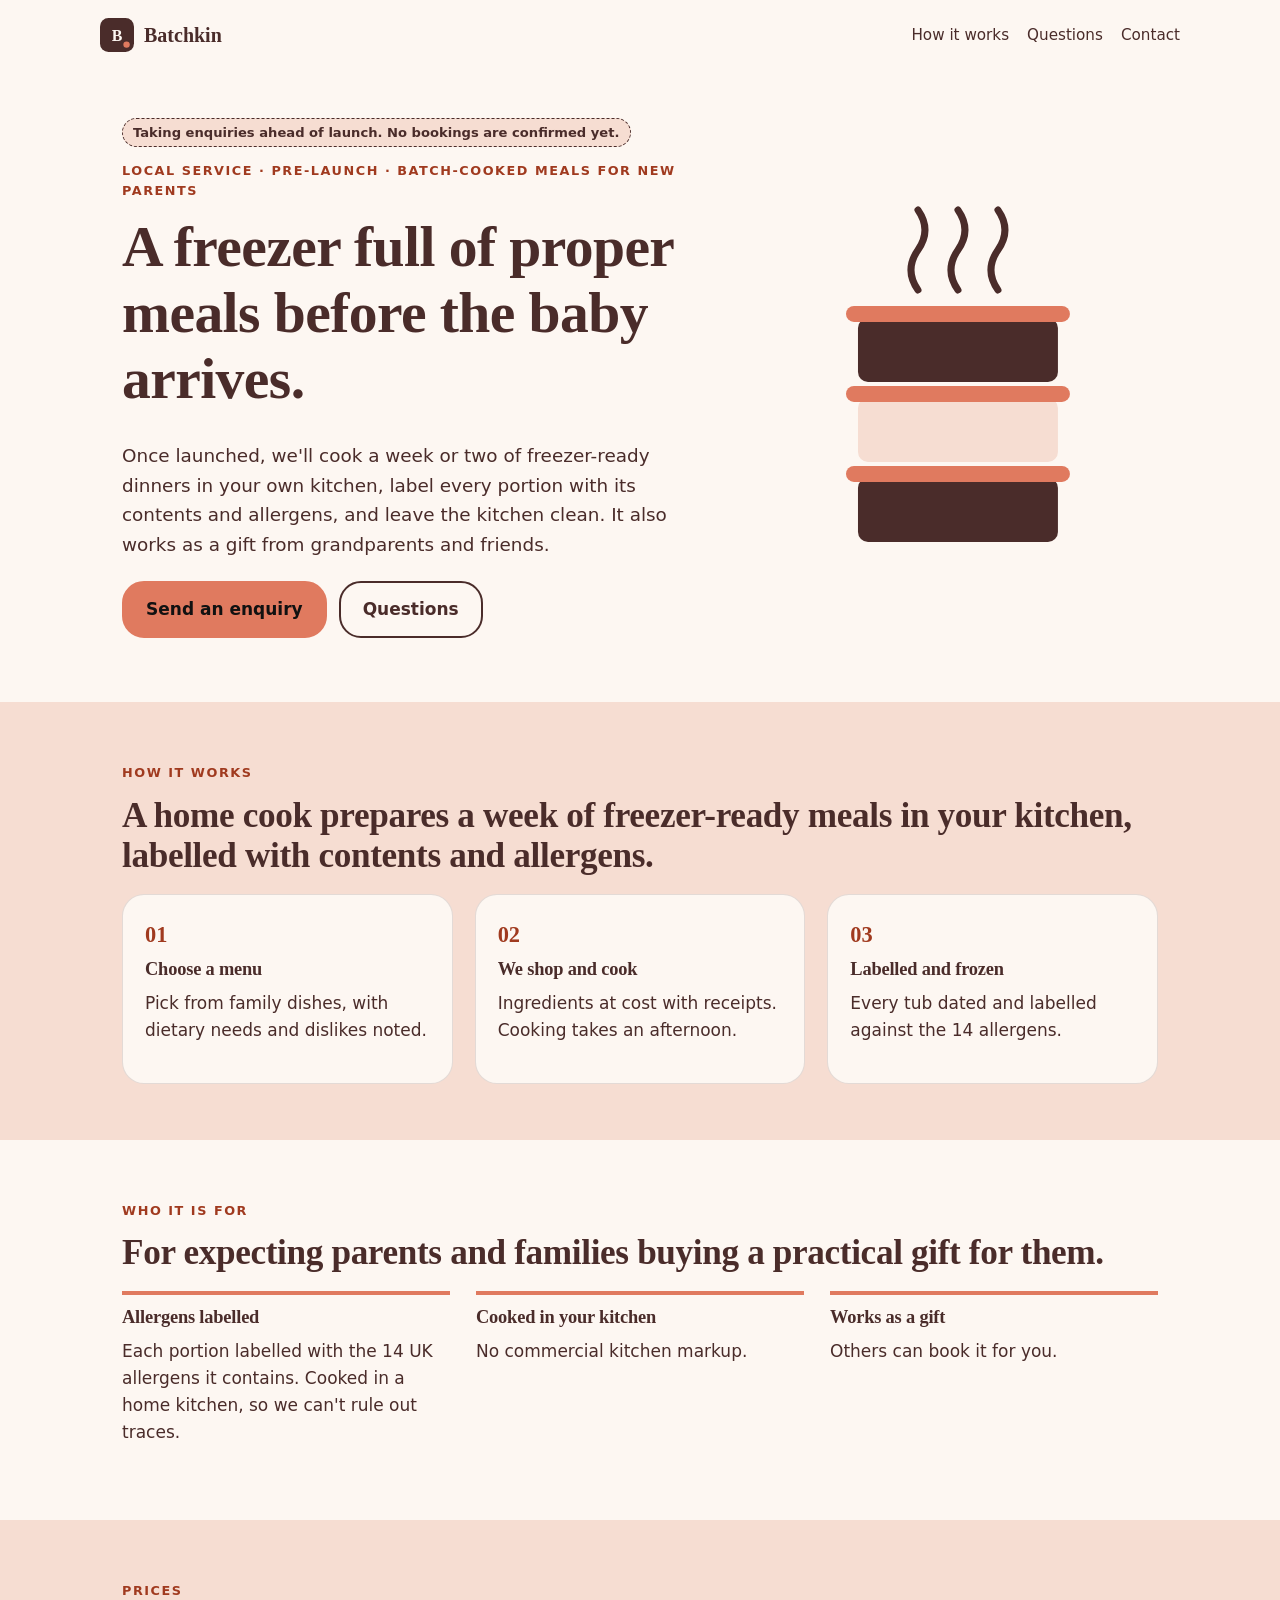
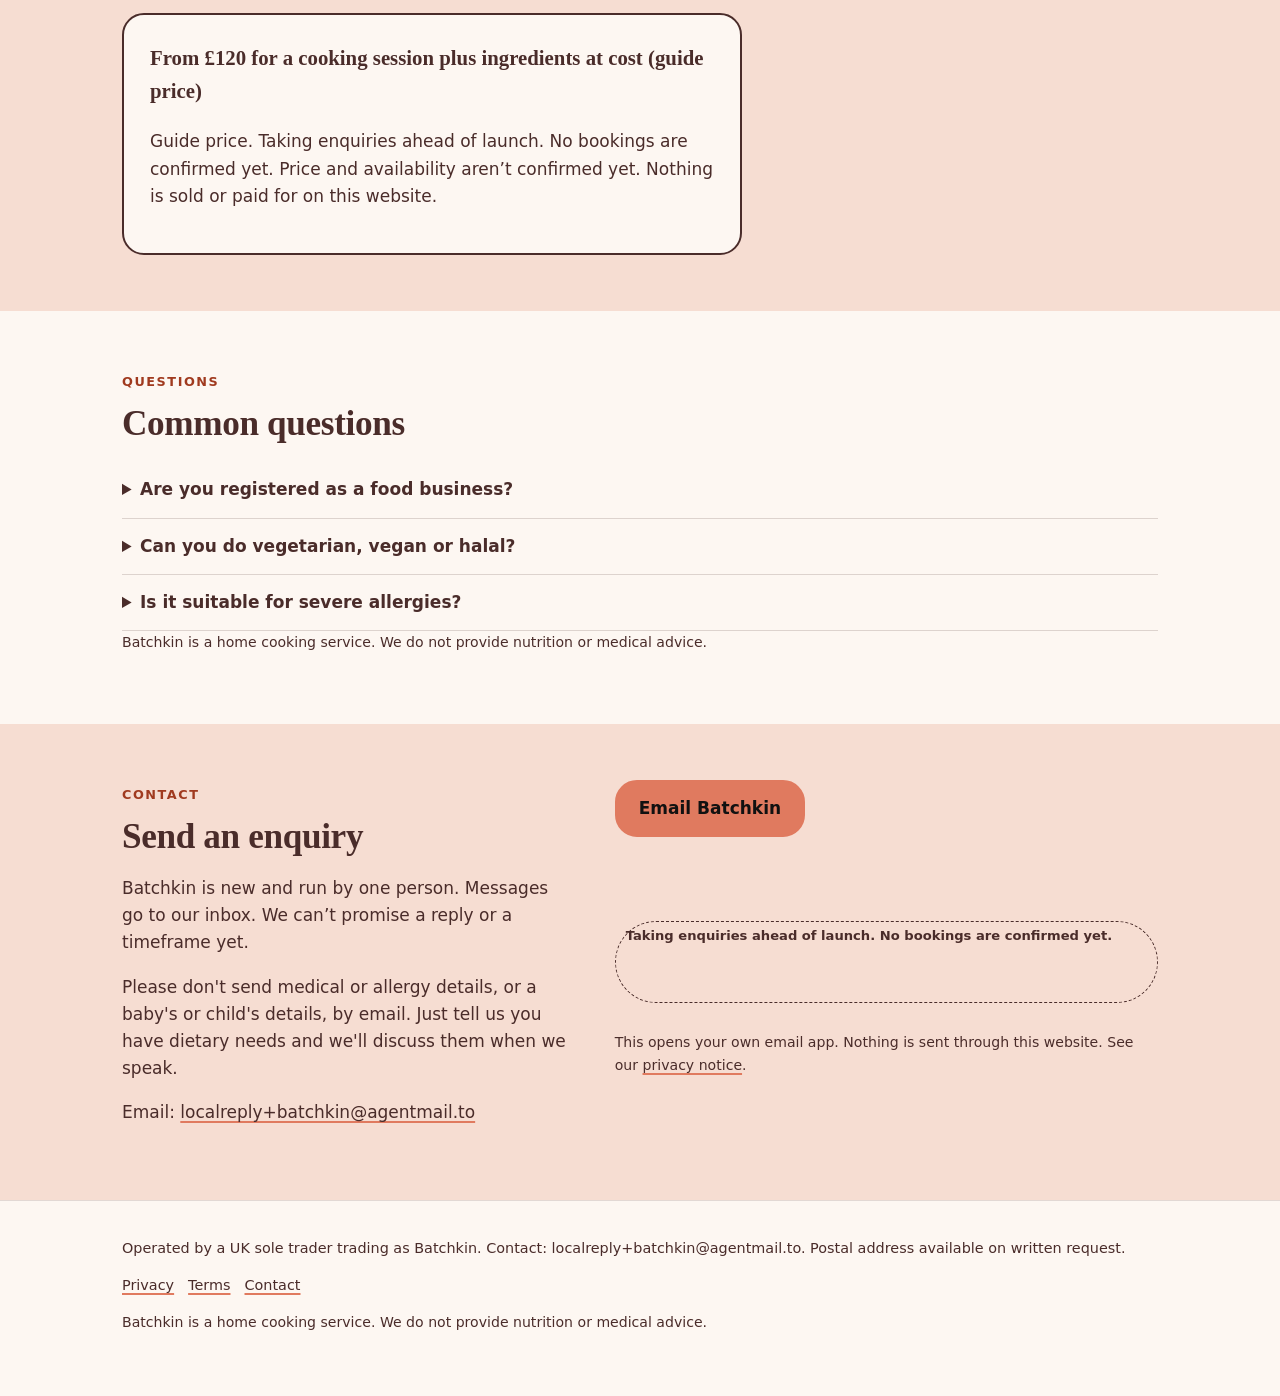
<file: index.html>
<!doctype html>
<html lang="en-GB">
<head>
<meta charset="utf-8">
<meta name="viewport" content="width=device-width, initial-scale=1">
<meta http-equiv="Content-Security-Policy" content="default-src 'self'; img-src 'self' data: https://localreplyloop.goatcounter.com; style-src 'self'; script-src 'self'; font-src 'self'; connect-src 'self'; form-action 'self'; base-uri 'self'; object-src 'none'">
<meta name="referrer" content="strict-origin-when-cross-origin">
<title>Batchkin: A freezer full of proper meals before the baby arrives</title>
<meta name="description" content="A home cook prepares a week of freezer-ready meals in your kitchen, labelled with contents and allergens.">
<meta name="theme-color" content="#4A2C2A">
<meta property="og:type" content="website"><meta property="og:title" content="Batchkin: A freezer full of proper meals before the baby arrives"><meta property="og:description" content="A home cook prepares a week of freezer-ready meals in your kitchen, labelled with contents and allergens.">
<meta property="og:image" content="https://evanturner557-del.github.io/batchkin/assets/og.png"><meta property="og:image:width" content="1200"><meta property="og:image:height" content="630">
<meta property="og:image:alt" content="Batchkin: A freezer full of proper meals before the baby arrives."><meta property="og:site_name" content="Batchkin"><meta property="og:locale" content="en_GB">
<meta property="og:url" content="https://evanturner557-del.github.io/batchkin/"><meta name="twitter:card" content="summary_large_image">
<link rel="canonical" href="https://evanturner557-del.github.io/batchkin/">
<link rel="icon" href="assets/favicon.svg" type="image/svg+xml">
<link rel="stylesheet" href="assets/site.css">
<script src="assets/config.js"></script>
<script src="assets/analytics.js" defer></script>
<script src="_shared/kit.js" defer></script>
</head>
<body>
<a class="skip" href="#main">Skip to content</a>
<header><div class="wrap top"><a class="brand" href="./"><svg viewBox="0 0 64 64" aria-hidden="true" width="34" height="34"><rect width="64" height="64" rx="16" fill="#4A2C2A"/><text x="32" y="43" text-anchor="middle" font-family="Georgia, serif" font-weight="700" font-size="30" fill="#FDF7F2">B</text><circle cx="50" cy="50" r="6" fill="#E07A5F"/></svg>Batchkin</a><nav aria-label="Primary"><a href="#how">How it works</a><a href="#faq">Questions</a><a href="#contact">Contact</a></nav></div></header>
<main id="main">
<section class="hero"><div class="wrap"><div><span class="draft">Taking enquiries ahead of launch. No bookings are confirmed yet.</span><br><span class="eyebrow">Local service · pre-launch · Batch-cooked meals for new parents</span><h1>A freezer full of proper meals before the baby arrives.</h1><p class="lede">Once launched, we&#x27;ll cook a week or two of freezer-ready dinners in your own kitchen, label every portion with its contents and allergens, and leave the kitchen clean. It also works as a gift from grandparents and friends.</p><div class="ctas"><a class="btn" href="#contact" data-cta="hero">Send an enquiry</a><a class="btn ghost" href="#faq" data-cta="hero-secondary">Questions</a></div></div><div class="art"><svg viewBox="0 0 400 400" aria-hidden="true" focusable="false" class="motif"><rect x="100" y="300" width="200" height="64" rx="10" fill="#4A2C2A"/><rect x="88" y="288" width="224" height="16" rx="8" fill="#E07A5F"/><rect x="100" y="220" width="200" height="64" rx="10" fill="#F6DDD2"/><rect x="88" y="208" width="224" height="16" rx="8" fill="#E07A5F"/><rect x="100" y="140" width="200" height="64" rx="10" fill="#4A2C2A"/><rect x="88" y="128" width="224" height="16" rx="8" fill="#E07A5F"/><path d="M160 112 q-14 -20 0 -40 q14 -20 0 -40" fill="none" stroke="#4A2C2A" stroke-width="7" stroke-linecap="round" stroke-linejoin="round"/><path d="M200 112 q-14 -20 0 -40 q14 -20 0 -40" fill="none" stroke="#4A2C2A" stroke-width="7" stroke-linecap="round" stroke-linejoin="round"/><path d="M240 112 q-14 -20 0 -40 q14 -20 0 -40" fill="none" stroke="#4A2C2A" stroke-width="7" stroke-linecap="round" stroke-linejoin="round"/></svg></div></div></section>
<section class="tint" id="how"><div class="wrap"><span class="eyebrow">How it works</span><h2>A home cook prepares a week of freezer-ready meals in your kitchen, labelled with contents and allergens.</h2><div class="steps"><div class="step"><h3>Choose a menu</h3><p>Pick from family dishes, with dietary needs and dislikes noted.</p></div><div class="step"><h3>We shop and cook</h3><p>Ingredients at cost with receipts. Cooking takes an afternoon.</p></div><div class="step"><h3>Labelled and frozen</h3><p>Every tub dated and labelled against the 14 allergens.</p></div></div></div></section>
<section><div class="wrap"><span class="eyebrow">Who it is for</span><h2>For expecting parents and families buying a practical gift for them.</h2><div class="points"><div class="point"><h3>Allergens labelled</h3><p>Each portion labelled with the 14 UK allergens it contains. Cooked in a home kitchen, so we can&#x27;t rule out traces.</p></div><div class="point"><h3>Cooked in your kitchen</h3><p>No commercial kitchen markup.</p></div><div class="point"><h3>Works as a gift</h3><p>Others can book it for you.</p></div></div></div></section>
<section class="tint" id="price"><div class="wrap"><span class="eyebrow">Prices</span><div class="pricebox"><p class="price">From £120 for a cooking session plus ingredients at cost (guide price)</p><p>Guide price. Taking enquiries ahead of launch. No bookings are confirmed yet. Price and availability aren’t confirmed yet. Nothing is sold or paid for on this website.</p></div></div></section>
<section id="faq"><div class="wrap"><span class="eyebrow">Questions</span><h2>Common questions</h2><details><summary>Are you registered as a food business?</summary><p>Not yet. We&#x27;re taking enquiries ahead of launch and won&#x27;t cook for anyone until registration with the local council is in place, as UK rules require.</p></details><details><summary>Can you do vegetarian, vegan or halal?</summary><p>Yes. Tell us in the form.</p></details><details><summary>Is it suitable for severe allergies?</summary><p>Your kitchen isn&#x27;t allergen-controlled, so we can&#x27;t guarantee no cross-contact. Talk to us first.</p></details><p class="fine" style="margin-top:18px">Batchkin is a home cooking service. We do not provide nutrition or medical advice.</p></div></section>
<section class="tint" id="contact"><div class="wrap contact-grid"><div><span class="eyebrow">Contact</span><h2>Send an enquiry</h2><p>Batchkin is new and run by one person. Messages go to our inbox. We can’t promise a reply or a timeframe yet.</p><p>Please don&#x27;t send medical or allergy details, or a baby&#x27;s or child&#x27;s details, by email. Just tell us you have dietary needs and we&#x27;ll discuss them when we speak.</p><p>Email: <a href="mailto:localreply+batchkin@agentmail.to">localreply+batchkin@agentmail.to</a></p></div><div class="form contact-mail"><p><a class="btn" href="mailto:localreply+batchkin@agentmail.to?subject=%5BBatchkin%5D%20Enquiry" data-cta="enquire">Email Batchkin</a></p><p class="draft">Taking enquiries ahead of launch. No bookings are confirmed yet.</p><p class="hint">This opens your own email app. Nothing is sent through this website. See our <a href="privacy.html">privacy notice</a>.</p></div></div></section>
</main><footer><div class="wrap"><p>Operated by a UK sole trader trading as Batchkin. Contact: localreply+batchkin@agentmail.to. Postal address available on written request.</p>
<p><a href="privacy.html">Privacy</a><a href="terms.html">Terms</a><a href="./#contact">Contact</a></p>
<p class="fine">Batchkin is a home cooking service. We do not provide nutrition or medical advice.</p></div></footer>
</body></html>
</file>
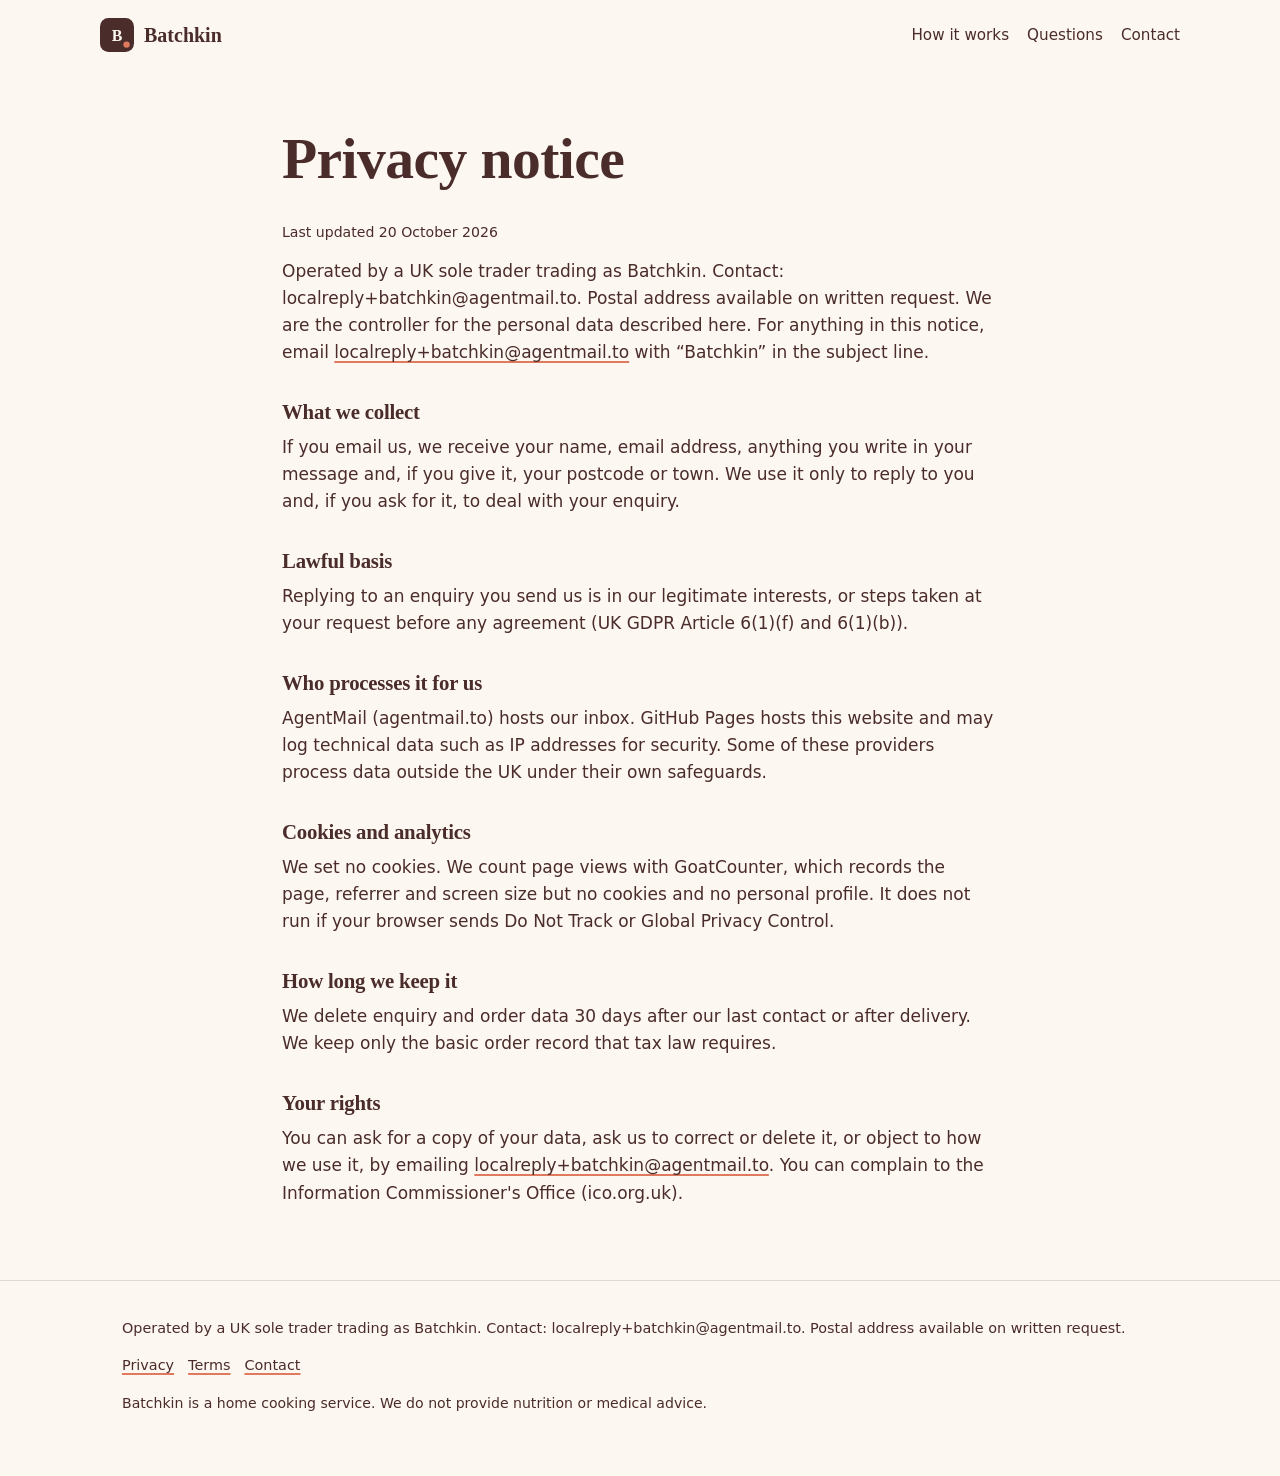
<file: privacy.html>
<!doctype html>
<html lang="en-GB">
<head>
<meta charset="utf-8">
<meta name="viewport" content="width=device-width, initial-scale=1">
<meta http-equiv="Content-Security-Policy" content="default-src 'self'; img-src 'self' data: https://localreplyloop.goatcounter.com; style-src 'self'; script-src 'self'; font-src 'self'; connect-src 'self'; form-action 'self'; base-uri 'self'; object-src 'none'">
<meta name="referrer" content="strict-origin-when-cross-origin">
<title>Privacy notice | Batchkin</title>
<meta name="description" content="Privacy notice for Batchkin.">
<meta name="theme-color" content="#4A2C2A">
<meta property="og:type" content="website"><meta property="og:title" content="Privacy notice | Batchkin"><meta property="og:description" content="Privacy notice for Batchkin.">
<meta property="og:image" content="https://evanturner557-del.github.io/batchkin/assets/og.png"><meta property="og:image:width" content="1200"><meta property="og:image:height" content="630">
<meta property="og:image:alt" content="Batchkin: A freezer full of proper meals before the baby arrives."><meta property="og:site_name" content="Batchkin"><meta property="og:locale" content="en_GB">
<meta property="og:url" content="https://evanturner557-del.github.io/batchkin/privacy.html"><meta name="twitter:card" content="summary_large_image">
<link rel="canonical" href="https://evanturner557-del.github.io/batchkin/privacy.html">
<link rel="icon" href="assets/favicon.svg" type="image/svg+xml">
<link rel="stylesheet" href="assets/site.css">
<script src="assets/config.js"></script>
<script src="assets/analytics.js" defer></script>
<script src="_shared/kit.js" defer></script>
</head>
<body>
<a class="skip" href="#main">Skip to content</a>
<header><div class="wrap top"><a class="brand" href="./"><svg viewBox="0 0 64 64" aria-hidden="true" width="34" height="34"><rect width="64" height="64" rx="16" fill="#4A2C2A"/><text x="32" y="43" text-anchor="middle" font-family="Georgia, serif" font-weight="700" font-size="30" fill="#FDF7F2">B</text><circle cx="50" cy="50" r="6" fill="#E07A5F"/></svg>Batchkin</a><nav aria-label="Primary"><a href="#how">How it works</a><a href="#faq">Questions</a><a href="#contact">Contact</a></nav></div></header><main id="main"><section><div class="wrap legal"><h1>Privacy notice</h1><p class="fine">Last updated 20 October 2026</p>
<p><span>Operated by a UK sole trader trading as Batchkin. Contact: localreply+batchkin@agentmail.to. Postal address available on written request.</span> We are the controller for the personal data described here. For anything in this notice, email <a href="mailto:localreply+batchkin@agentmail.to">localreply+batchkin@agentmail.to</a> with “Batchkin” in the subject line.</p>
<h2>What we collect</h2><p>If you email us, we receive your name, email address, anything you write in your message and, if you give it, your postcode or town. We use it only to reply to you and, if you ask for it, to deal with your enquiry.</p>
<h2>Lawful basis</h2><p>Replying to an enquiry you send us is in our legitimate interests, or steps taken at your request before any agreement (UK GDPR Article 6(1)(f) and 6(1)(b)).</p>
<h2>Who processes it for us</h2><p>AgentMail (agentmail.to) hosts our inbox. GitHub Pages hosts this website and may log technical data such as IP addresses for security. Some of these providers process data outside the UK under their own safeguards.</p>
<h2>Cookies and analytics</h2><p>We set no cookies. We count page views with GoatCounter, which records the page, referrer and screen size but no cookies and no personal profile. It does not run if your browser sends Do Not Track or Global Privacy Control.</p>
<h2>How long we keep it</h2><p>We delete enquiry and order data 30 days after our last contact or after delivery. We keep only the basic order record that tax law requires.</p>
<h2>Your rights</h2><p>You can ask for a copy of your data, ask us to correct or delete it, or object to how we use it, by emailing <a href="mailto:localreply+batchkin@agentmail.to">localreply+batchkin@agentmail.to</a>. You can complain to the Information Commissioner's Office (ico.org.uk).</p></div></section></main><footer><div class="wrap"><p>Operated by a UK sole trader trading as Batchkin. Contact: localreply+batchkin@agentmail.to. Postal address available on written request.</p>
<p><a href="privacy.html">Privacy</a><a href="terms.html">Terms</a><a href="./#contact">Contact</a></p>
<p class="fine">Batchkin is a home cooking service. We do not provide nutrition or medical advice.</p></div></footer>
</body></html>
</file>
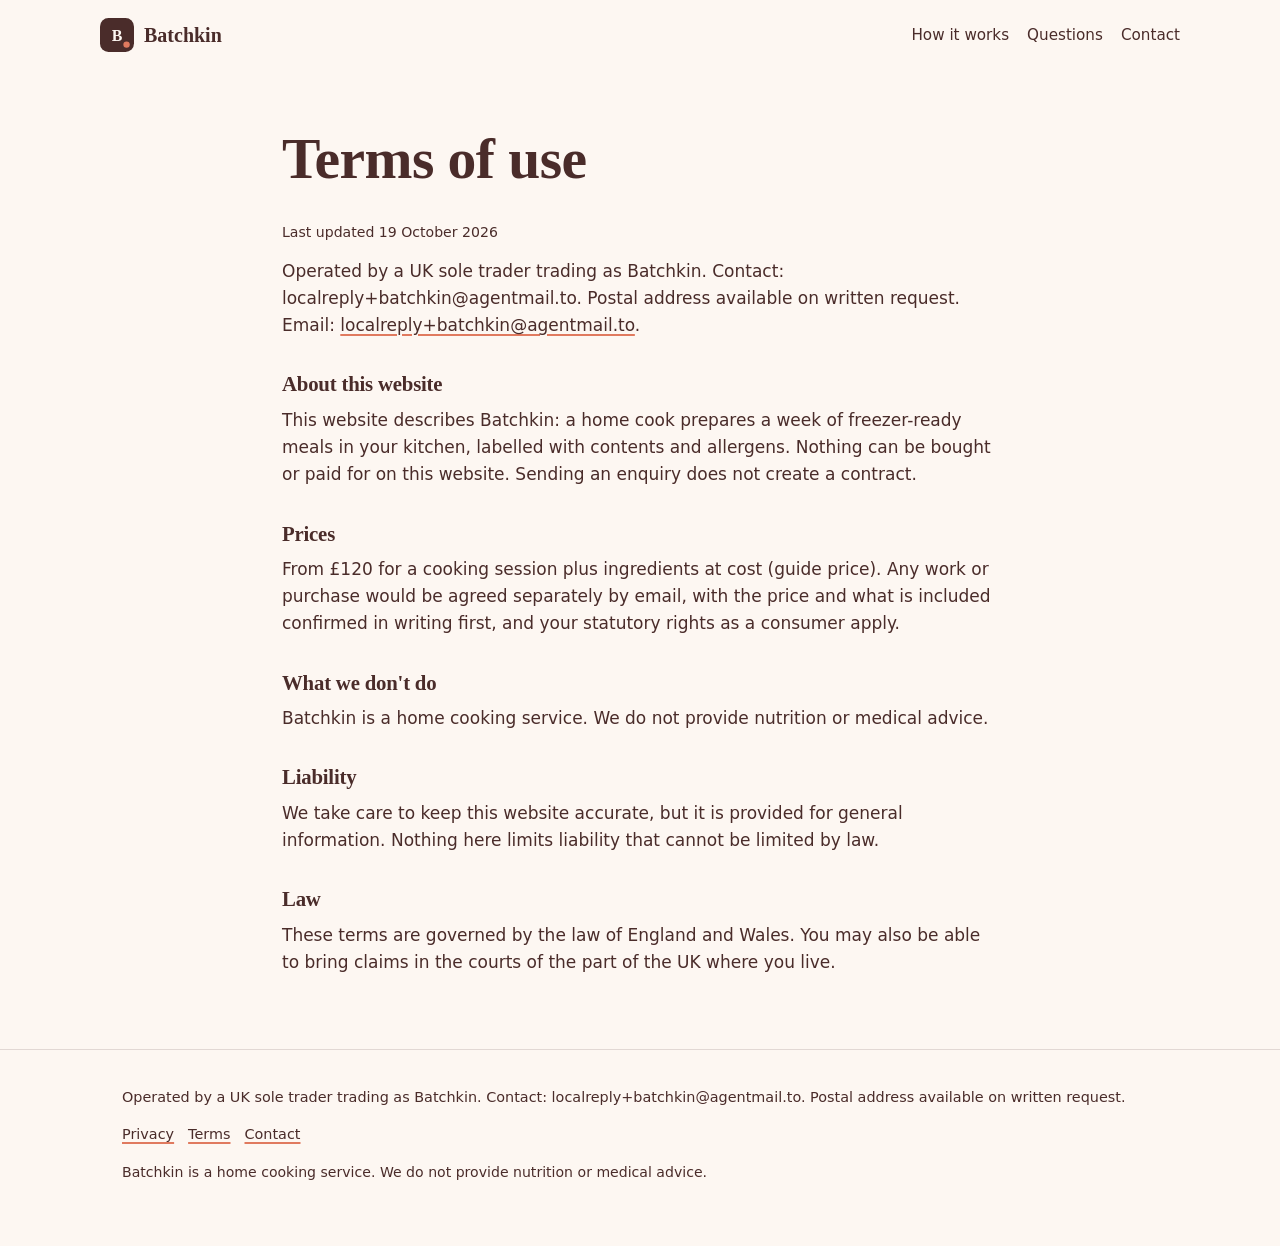
<file: terms.html>
<!doctype html>
<html lang="en-GB">
<head>
<meta charset="utf-8">
<meta name="viewport" content="width=device-width, initial-scale=1">
<meta http-equiv="Content-Security-Policy" content="default-src 'self'; img-src 'self' data: https://localreplyloop.goatcounter.com; style-src 'self'; script-src 'self'; font-src 'self'; connect-src 'self'; form-action 'self'; base-uri 'self'; object-src 'none'">
<meta name="referrer" content="strict-origin-when-cross-origin">
<title>Terms of use | Batchkin</title>
<meta name="description" content="Terms of use for Batchkin.">
<meta name="theme-color" content="#4A2C2A">
<meta property="og:type" content="website"><meta property="og:title" content="Terms of use | Batchkin"><meta property="og:description" content="Terms of use for Batchkin.">
<meta property="og:image" content="https://evanturner557-del.github.io/batchkin/assets/og.png"><meta property="og:image:width" content="1200"><meta property="og:image:height" content="630">
<meta property="og:image:alt" content="Batchkin: A freezer full of proper meals before the baby arrives."><meta property="og:site_name" content="Batchkin"><meta property="og:locale" content="en_GB">
<meta property="og:url" content="https://evanturner557-del.github.io/batchkin/terms.html"><meta name="twitter:card" content="summary_large_image">
<link rel="canonical" href="https://evanturner557-del.github.io/batchkin/terms.html">
<link rel="icon" href="assets/favicon.svg" type="image/svg+xml">
<link rel="stylesheet" href="assets/site.css">
<script src="assets/config.js"></script>
<script src="assets/analytics.js" defer></script>
<script src="_shared/kit.js" defer></script>
</head>
<body>
<a class="skip" href="#main">Skip to content</a>
<header><div class="wrap top"><a class="brand" href="./"><svg viewBox="0 0 64 64" aria-hidden="true" width="34" height="34"><rect width="64" height="64" rx="16" fill="#4A2C2A"/><text x="32" y="43" text-anchor="middle" font-family="Georgia, serif" font-weight="700" font-size="30" fill="#FDF7F2">B</text><circle cx="50" cy="50" r="6" fill="#E07A5F"/></svg>Batchkin</a><nav aria-label="Primary"><a href="#how">How it works</a><a href="#faq">Questions</a><a href="#contact">Contact</a></nav></div></header><main id="main"><section><div class="wrap legal"><h1>Terms of use</h1><p class="fine">Last updated 19 October 2026</p>
<p><span>Operated by a UK sole trader trading as Batchkin. Contact: localreply+batchkin@agentmail.to. Postal address available on written request.</span> Email: <a href="mailto:localreply+batchkin@agentmail.to">localreply+batchkin@agentmail.to</a>.</p>
<h2>About this website</h2><p>This website describes Batchkin: a home cook prepares a week of freezer-ready meals in your kitchen, labelled with contents and allergens. Nothing can be bought or paid for on this website. Sending an enquiry does not create a contract.</p>
<h2>Prices</h2><p>From £120 for a cooking session plus ingredients at cost (guide price). Any work or purchase would be agreed separately by email, with the price and what is included confirmed  in writing first, and your statutory rights as a consumer apply.</p>
<h2>What we don't do</h2><p>Batchkin is a home cooking service. We do not provide nutrition or medical advice.</p>
<h2>Liability</h2><p>We take care to keep this website accurate, but it is provided for general information. Nothing here limits liability that cannot be limited by law.</p>
<h2>Law</h2><p>These terms are governed by the law of England and Wales. You may also be able to bring claims in the courts of the part of the UK where you live.</p></div></section></main><footer><div class="wrap"><p>Operated by a UK sole trader trading as Batchkin. Contact: localreply+batchkin@agentmail.to. Postal address available on written request.</p>
<p><a href="privacy.html">Privacy</a><a href="terms.html">Terms</a><a href="./#contact">Contact</a></p>
<p class="fine">Batchkin is a home cooking service. We do not provide nutrition or medical advice.</p></div></footer>
</body></html>
</file>
<file: assets/site.css>
:root{--ink:#4A2C2A;--paper:#FDF7F2;--acc:#E07A5F;--acc-text:#A03A1F;--on-acc:#111111;--acc-btn:#E07A5F;--soft:#F6DDD2;--on-ink:#FDF7F2;--r:22px;--br:22px;--head:Georgia, 'Times New Roman', serif;--body:system-ui, -apple-system, 'Segoe UI', Roboto, sans-serif}
*,*::before,*::after{box-sizing:border-box}html{scroll-behavior:smooth}@media (prefers-reduced-motion:reduce){html{scroll-behavior:auto}*{transition:none!important}}
body{margin:0;font-family:var(--body);color:var(--ink);background:var(--paper);line-height:1.6;font-size:17px;-webkit-font-smoothing:antialiased}
h1,h2,h3{font-family:var(--head);line-height:1.15;margin:0 0 .5em;letter-spacing:-.01em}h1{font-size:clamp(2.1rem,5vw,3.6rem)}h2{font-size:clamp(1.5rem,3vw,2.2rem)}h3{font-size:1.15rem}
p{margin:0 0 1em}a{color:var(--ink);text-decoration-color:var(--acc);text-underline-offset:3px;text-decoration-thickness:2px}
.wrap{max-width:1080px;margin:0 auto;padding:0 22px}.skip{position:absolute;left:-999px}.skip:focus{left:12px;top:12px;background:var(--ink);color:var(--on-ink);padding:8px 12px;z-index:9}
:focus-visible{outline:3px solid var(--acc);outline-offset:2px}
.top{display:flex;align-items:center;justify-content:space-between;padding:18px 0;gap:16px}.brand{display:flex;align-items:center;gap:10px;font-family:var(--head);font-weight:700;font-size:1.25rem;text-decoration:none}
.top nav a{margin-left:18px;font-size:.95rem;text-decoration:none}.top nav a:hover{text-decoration:underline}
.btn{display:inline-block;background:var(--acc-btn);color:var(--on-acc);padding:13px 22px;border-radius:var(--br);font-weight:600;text-decoration:none;border:2px solid var(--acc-btn);cursor:pointer;font:inherit;font-weight:600}
.btn:hover{filter:none;box-shadow:inset 0 0 0 2px currentColor}.btn.ghost{background:transparent;color:var(--ink);border-color:var(--ink)}
.eyebrow{display:inline-block;font-size:.8rem;letter-spacing:.12em;text-transform:uppercase;font-weight:600;color:var(--acc-text);margin-bottom:12px}
.hero{padding:48px 0 64px}.hero .lede{font-size:1.15rem;max-width:40em}.ctas{display:flex;gap:12px;flex-wrap:wrap;margin-top:22px}
.motif{width:100%;height:auto;max-width:420px;display:block}.art{margin:0}
.draft{display:inline-block;background:var(--soft);border:1px dashed var(--ink);padding:3px 10px;border-radius:999px;font-size:.82rem;font-weight:600;margin-bottom:14px}
section{padding:56px 0}.tint{background:var(--soft)}
.steps{display:grid;grid-template-columns:repeat(auto-fit,minmax(220px,1fr));gap:22px;counter-reset:s}
.step{padding:22px;border-radius:var(--r);background:var(--paper);border:1px solid color-mix(in srgb,var(--ink) 14%,transparent)}
.step::before{counter-increment:s;content:"0" counter(s);font-family:var(--head);font-weight:700;color:var(--acc-text);display:block;font-size:1.4rem;margin-bottom:6px}
.points{display:grid;grid-template-columns:repeat(auto-fit,minmax(240px,1fr));gap:26px}.point h3{border-top:4px solid var(--acc);padding-top:12px}
.price{font-family:var(--head);font-size:1.3rem;font-weight:700}.pricebox{border:2px solid var(--ink);border-radius:var(--r);padding:26px;max-width:620px;background:var(--paper)}
details{border-bottom:1px solid color-mix(in srgb,var(--ink) 18%,transparent);padding:14px 0}summary{cursor:pointer;font-weight:600}details p{margin-top:10px}
.form{display:grid;gap:14px;max-width:620px}.form label{font-weight:600;font-size:.95rem;display:block;margin-bottom:4px}
.form input,.form textarea,.form select{width:100%;padding:12px;border:1.5px solid color-mix(in srgb,var(--ink) 40%,transparent);border-radius:calc(var(--r)/2);font:inherit;background:#fff;color:#111}
.form textarea{min-height:120px}.hint,.fine{font-size:.88rem}.form-status{font-weight:600}
.contact-grid{display:grid;grid-template-columns:1fr 1.2fr;gap:40px}@media(max-width:800px){.contact-grid{grid-template-columns:1fr}.top nav a:not([href="#contact"]){display:none}.top nav a{margin-left:0;padding:10px 0;font-weight:600}}
footer{padding:36px 0 48px;font-size:.9rem;border-top:1px solid color-mix(in srgb,var(--ink) 15%,transparent)}footer a{margin-right:14px}
.tool{background:var(--paper);border:2px solid var(--ink);border-radius:var(--r);padding:26px;max-width:640px}.tool .row{display:grid;grid-template-columns:1fr 140px;gap:12px;align-items:center;margin-bottom:10px}
.tool input[type=number]{padding:10px;border:1.5px solid var(--ink);border-radius:8px;font:inherit;width:100%}.result{margin-top:16px;padding:16px;background:var(--soft);border-radius:calc(var(--r)/2);min-height:3em}
.check h3{margin-top:18px}.check label{display:flex;gap:10px;align-items:flex-start;padding:6px 0}.check input{width:20px;height:20px;accent-color:var(--acc)}
.legal{max-width:760px}.legal h2{font-size:1.3rem;margin-top:1.6em}
.hero .wrap{display:grid;grid-template-columns:1.25fr .85fr;gap:48px;align-items:center}@media(max-width:800px){.hero .wrap{grid-template-columns:1fr}.hero .art{max-width:180px;margin-top:-8px}}
</file>
